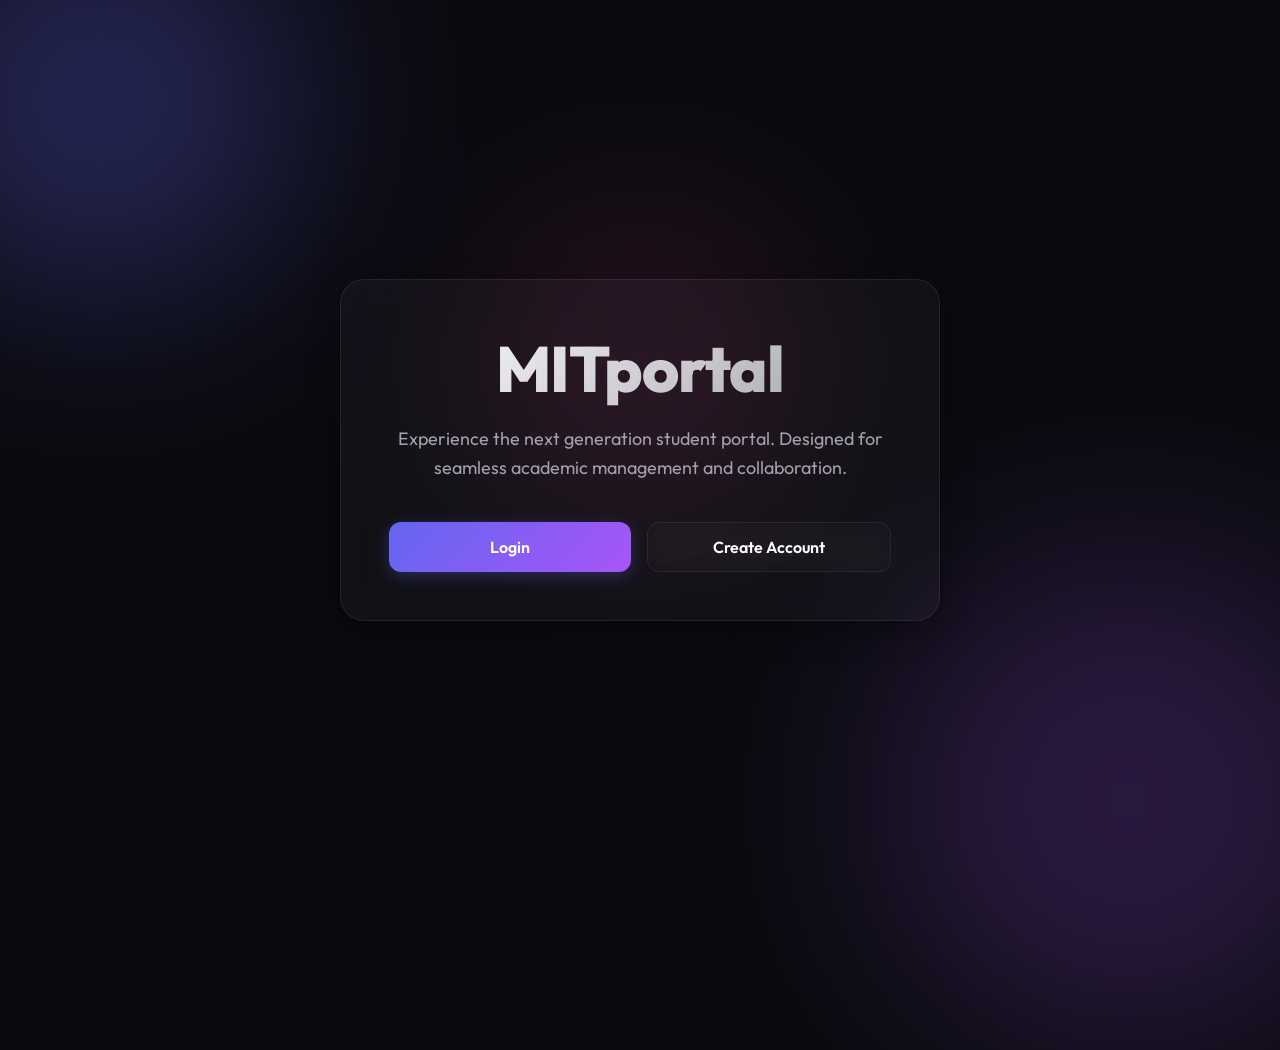
<file: index.html>
<!DOCTYPE html>
<html lang="en">
<head>
    <meta charset="UTF-8">
    <meta name="viewport" content="width=device-width, initial-scale=1.0">
    <meta name="description" content="MITportal - The next-generation student portal">
    <title>MITportal | Welcome</title>
    <link rel="stylesheet" href="styles.css">
</head>
<body>
    <!-- Animated background shapes -->
    <div class="bg-shape shape-1"></div>
    <div class="bg-shape shape-2"></div>
    <div class="bg-shape shape-3"></div>

    <main class="container">
        <div class="glass-card" style="max-width: 600px; text-align: center;">
            <h1>MITportal</h1>
            <p class="subtitle">Experience the next generation student portal. Designed for seamless academic management and collaboration.</p>
            
            <div class="btn-container">
                <a href="login.html" class="btn btn-primary">Login</a>
                <a href="signup.html" class="btn btn-secondary">Create Account</a>
            </div>
        </div>
    </main>
</body>
</html>
</file>
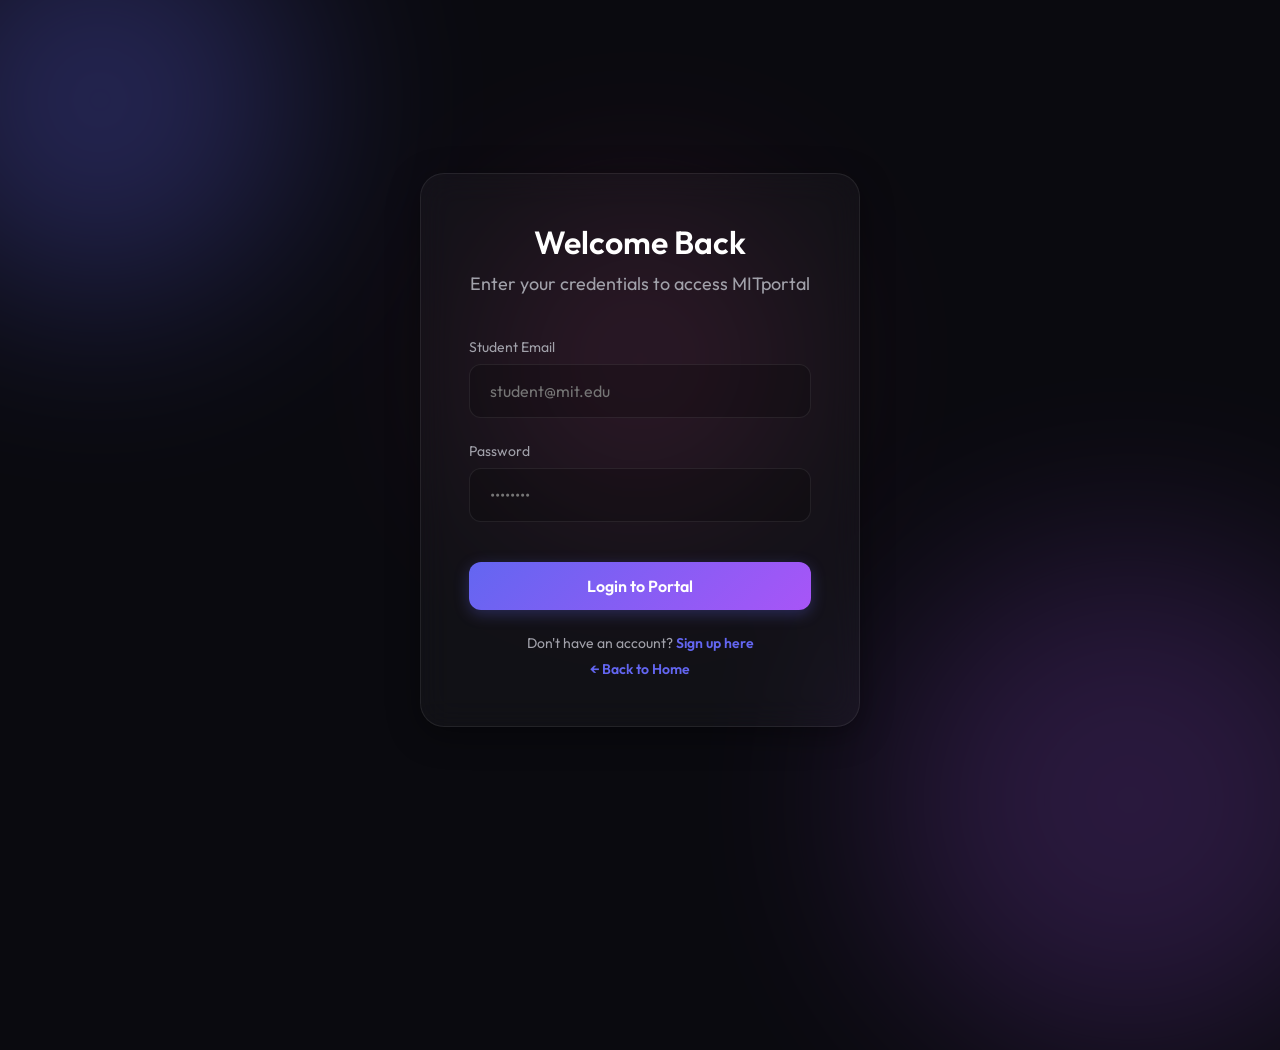
<file: login.html>
<!DOCTYPE html>
<html lang="en">
<head>
    <meta charset="UTF-8">
    <meta name="viewport" content="width=device-width, initial-scale=1.0">
    <meta name="description" content="Login to MITportal">
    <title>MITportal | Login</title>
    <link rel="stylesheet" href="styles.css">
</head>
<body>
    <!-- Animated background shapes -->
    <div class="bg-shape shape-1"></div>
    <div class="bg-shape shape-2"></div>
    <div class="bg-shape shape-3"></div>

    <main class="container">
        <div class="glass-card">
            <h2>Welcome Back</h2>
            <p class="subtitle">Enter your credentials to access MITportal</p>
            
            <form action="index.html" method="GET">
                <div class="form-group">
                    <label for="email">Student Email</label>
                    <input type="email" id="email" name="email" placeholder="student@mit.edu" required>
                </div>
                
                <div class="form-group">
                    <label for="password">Password</label>
                    <input type="password" id="password" name="password" placeholder="••••••••" required>
                </div>
                
                <button type="submit" class="btn btn-primary" style="margin-top: 1rem;">Login to Portal</button>
            </form>
            
            <div class="auth-links">
                <p>Don't have an account? <a href="signup.html">Sign up here</a></p>
                <p style="margin-top: 0.5rem;"><a href="index.html">← Back to Home</a></p>
            </div>
        </div>
    </main>
</body>
</html>
</file>
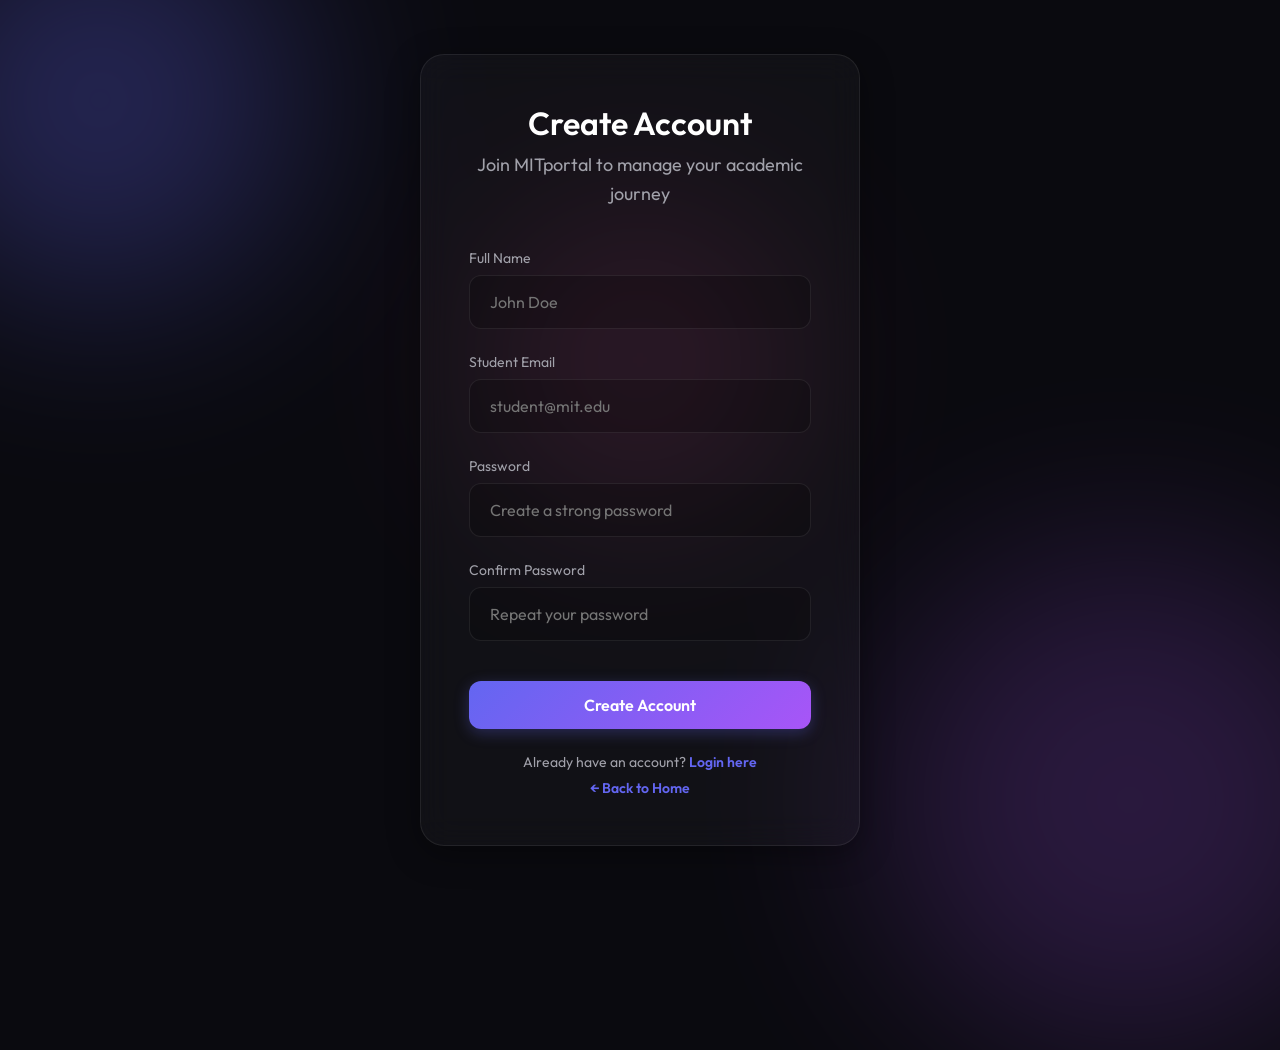
<file: signup.html>
<!DOCTYPE html>
<html lang="en">
<head>
    <meta charset="UTF-8">
    <meta name="viewport" content="width=device-width, initial-scale=1.0">
    <meta name="description" content="Sign up for MITportal">
    <title>MITportal | Sign Up</title>
    <link rel="stylesheet" href="styles.css">
</head>
<body>
    <!-- Animated background shapes -->
    <div class="bg-shape shape-1"></div>
    <div class="bg-shape shape-2"></div>
    <div class="bg-shape shape-3"></div>

    <main class="container">
        <div class="glass-card">
            <h2>Create Account</h2>
            <p class="subtitle">Join MITportal to manage your academic journey</p>
            
            <form action="login.html" method="GET">
                <div class="form-group">
                    <label for="fullname">Full Name</label>
                    <input type="text" id="fullname" name="fullname" placeholder="John Doe" required>
                </div>

                <div class="form-group">
                    <label for="email">Student Email</label>
                    <input type="email" id="email" name="email" placeholder="student@mit.edu" required>
                </div>
                
                <div class="form-group">
                    <label for="password">Password</label>
                    <input type="password" id="password" name="password" placeholder="Create a strong password" required>
                </div>

                <div class="form-group">
                    <label for="confirm-password">Confirm Password</label>
                    <input type="password" id="confirm-password" name="confirm-password" placeholder="Repeat your password" required>
                </div>
                
                <button type="submit" class="btn btn-primary" style="margin-top: 1rem;">Create Account</button>
            </form>
            
            <div class="auth-links">
                <p>Already have an account? <a href="login.html">Login here</a></p>
                <p style="margin-top: 0.5rem;"><a href="index.html">← Back to Home</a></p>
            </div>
        </div>
    </main>
</body>
</html>
</file>
<file: styles.css>
@import url('https://fonts.googleapis.com/css2?family=Outfit:wght@300;400;600;800&display=swap');

:root {
  --bg-primary: #0a0a0f;
  --bg-secondary: #12121c;
  --accent-1: #6366f1;
  --accent-2: #a855f7;
  --accent-3: #ec4899;
  --text-primary: #ffffff;
  --text-secondary: #a1a1aa;
  --glass-bg: rgba(255, 255, 255, 0.03);
  --glass-border: rgba(255, 255, 255, 0.08);
  --glass-shadow: 0 8px 32px 0 rgba(0, 0, 0, 0.37);
  --transition: all 0.3s cubic-bezier(0.4, 0, 0.2, 1);
}

* {
  margin: 0;
  padding: 0;
  box-sizing: border-box;
  font-family: 'Outfit', sans-serif;
}

body {
  background-color: var(--bg-primary);
  color: var(--text-primary);
  min-height: 100vh;
  display: flex;
  flex-direction: column;
  overflow-x: hidden;
  position: relative;
}

/* Dynamic Background Elements */
.bg-shape {
  position: absolute;
  border-radius: 50%;
  filter: blur(100px);
  z-index: -1;
  animation: float 10s infinite alternate;
}

.shape-1 {
  width: 400px;
  height: 400px;
  background: var(--accent-1);
  top: -100px;
  left: -100px;
  opacity: 0.3;
}

.shape-2 {
  width: 500px;
  height: 500px;
  background: var(--accent-2);
  bottom: -150px;
  right: -100px;
  opacity: 0.2;
  animation-delay: -5s;
}

.shape-3 {
  width: 300px;
  height: 300px;
  background: var(--accent-3);
  top: 40%;
  left: 50%;
  transform: translate(-50%, -50%);
  opacity: 0.15;
  animation-duration: 15s;
}

@keyframes float {
  0% { transform: translate(0, 0) scale(1); }
  100% { transform: translate(30px, 50px) scale(1.1); }
}

/* Layout Utilities */
.container {
  max-width: 1200px;
  margin: 0 auto;
  padding: 2rem;
  width: 100%;
  flex: 1;
  display: flex;
  flex-direction: column;
  justify-content: center;
  align-items: center;
  z-index: 1;
}

/* Glassmorphism Card */
.glass-card {
  background: var(--glass-bg);
  backdrop-filter: blur(16px);
  -webkit-backdrop-filter: blur(16px);
  border: 1px solid var(--glass-border);
  border-radius: 24px;
  padding: 3rem;
  box-shadow: var(--glass-shadow);
  width: 100%;
  max-width: 440px;
  animation: slideUp 0.6s ease-out;
}

@keyframes slideUp {
  from { opacity: 0; transform: translateY(40px); }
  to { opacity: 1; transform: translateY(0); }
}

/* Typography */
h1 {
  font-size: 4rem;
  font-weight: 800;
  margin-bottom: 1rem;
  background: linear-gradient(135deg, #fff, #a1a1aa);
  -webkit-background-clip: text;
  -webkit-text-fill-color: transparent;
  text-align: center;
  letter-spacing: -1px;
}

h2 {
  font-size: 2rem;
  font-weight: 600;
  margin-bottom: 0.5rem;
  text-align: center;
}

p.subtitle {
  font-size: 1.125rem;
  color: var(--text-secondary);
  text-align: center;
  margin-bottom: 2.5rem;
  line-height: 1.6;
}

/* Forms */
.form-group {
  margin-bottom: 1.5rem;
  position: relative;
}

.form-group label {
  display: block;
  margin-bottom: 0.5rem;
  font-size: 0.875rem;
  color: var(--text-secondary);
  font-weight: 400;
}

.form-group input {
  width: 100%;
  padding: 1rem 1.25rem;
  background: rgba(0, 0, 0, 0.2);
  border: 1px solid var(--glass-border);
  border-radius: 12px;
  color: var(--text-primary);
  font-size: 1rem;
  outline: none;
  transition: var(--transition);
}

.form-group input:focus {
  border-color: var(--accent-1);
  box-shadow: 0 0 0 2px rgba(99, 102, 241, 0.2);
  background: rgba(0, 0, 0, 0.4);
}

/* Buttons */
.btn-container {
  display: flex;
  gap: 1rem;
  justify-content: center;
  margin-top: 2rem;
}

.btn {
  display: inline-flex;
  align-items: center;
  justify-content: center;
  padding: 0.875rem 2rem;
  font-size: 1rem;
  font-weight: 600;
  border-radius: 12px;
  text-decoration: none;
  cursor: pointer;
  transition: var(--transition);
  border: none;
  width: 100%;
}

.btn-primary {
  background: linear-gradient(135deg, var(--accent-1), var(--accent-2));
  color: white;
  box-shadow: 0 4px 15px rgba(99, 102, 241, 0.3);
}

.btn-primary:hover {
  transform: translateY(-2px);
  box-shadow: 0 8px 25px rgba(99, 102, 241, 0.4);
  filter: brightness(1.1);
}

.btn-secondary {
  background: transparent;
  color: white;
  border: 1px solid var(--glass-border);
  backdrop-filter: blur(10px);
}

.btn-secondary:hover {
  background: rgba(255, 255, 255, 0.05);
  transform: translateY(-2px);
}

.auth-links {
  margin-top: 1.5rem;
  text-align: center;
  font-size: 0.875rem;
  color: var(--text-secondary);
}

.auth-links a {
  color: var(--accent-1);
  text-decoration: none;
  font-weight: 600;
  transition: var(--transition);
}

.auth-links a:hover {
  color: var(--accent-2);
  text-decoration: underline;
}

/* Responsive */
@media (max-width: 640px) {
  h1 { font-size: 3rem; }
  .btn-container { flex-direction: column; }
  .glass-card { padding: 2rem; }
}
</file>
